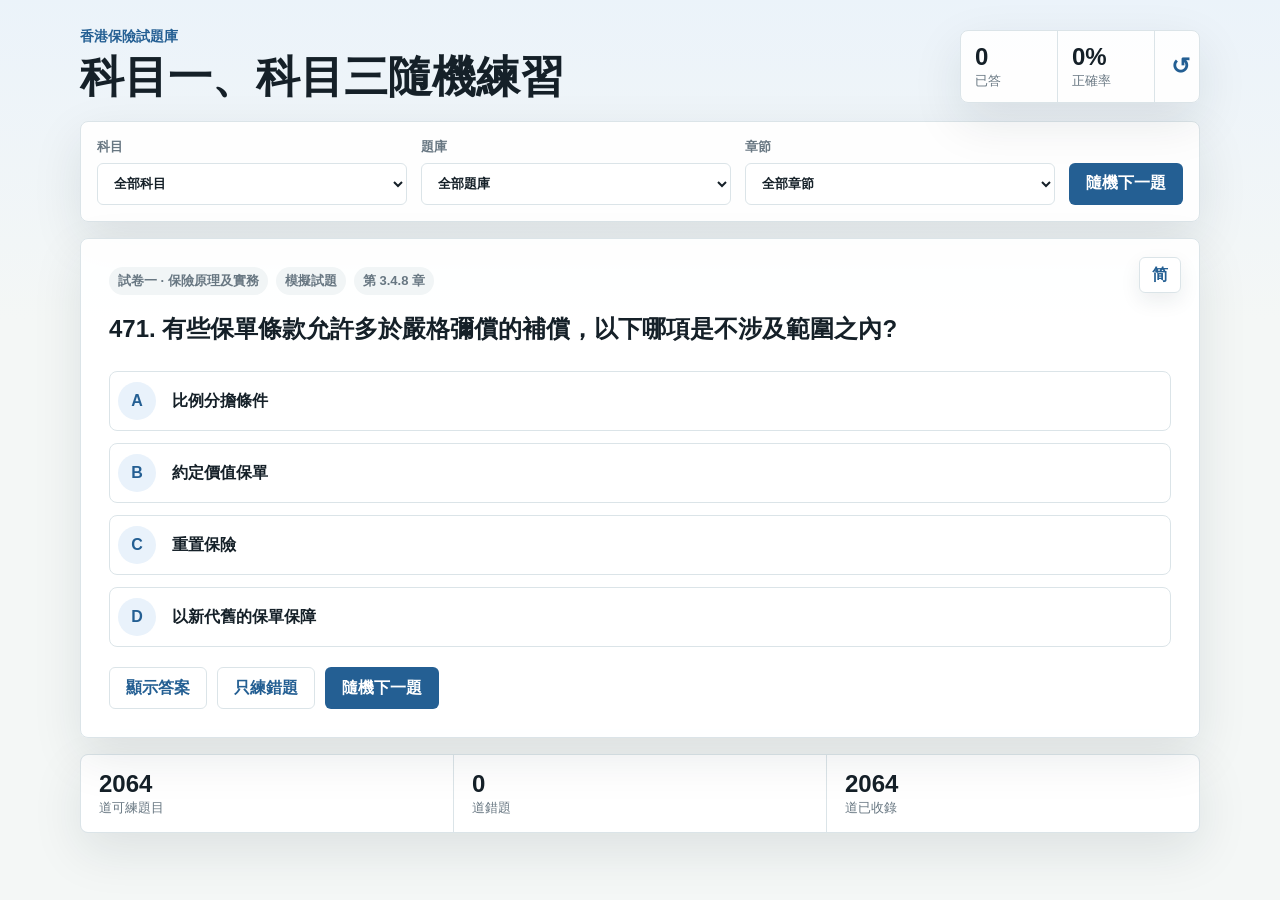
<file: index.html>
<!doctype html>
<html lang="zh-Hant">
  <head>
    <meta charset="utf-8" />
    <meta name="viewport" content="width=device-width, initial-scale=1" />
    <title>香港保險試題庫</title>
    <link rel="stylesheet" href="styles.css?v=20260622-9" />
  </head>
  <body>
    <main class="app-shell">
      <section class="topbar">
        <div>
          <p class="eyebrow">香港保險試題庫</p>
          <h1>科目一、科目三隨機練習</h1>
        </div>
        <div class="stats" aria-label="練習統計">
          <div>
            <span id="answeredCount">0</span>
            <small>已答</small>
          </div>
          <div>
            <span id="accuracyRate">0%</span>
            <small>正確率</small>
          </div>
          <button id="resetStats" type="button" class="icon-button" title="重置統計" aria-label="重置統計">
            ↺
          </button>
        </div>
      </section>

      <section class="controls" aria-label="篩選題目">
        <label>
          科目
          <select id="paperFilter"></select>
        </label>
        <label>
          題庫
          <select id="sourceFilter"></select>
        </label>
        <label>
          章節
          <select id="chapterFilter"></select>
        </label>
        <button id="nextQuestion" type="button">隨機下一題</button>
      </section>

      <section class="question-panel">
        <button id="languageToggle" class="language-toggle" type="button" aria-label="切換簡繁">简</button>
        <div class="swipe-hint" aria-hidden="true">左滑下一題，右滑上一題</div>
        <div class="swipe-zone" aria-hidden="true"></div>
        <div class="question-meta">
          <span id="questionSubject">載入中</span>
          <span id="questionSource"></span>
          <span id="questionChapter"></span>
        </div>

        <h2 id="questionText">正在準備題目...</h2>

        <div id="options" class="options" aria-label="答案選項"></div>

        <div id="result" class="result" hidden></div>

        <div class="actions">
          <button id="showAnswer" type="button" class="secondary">顯示答案</button>
          <button id="retryWrong" type="button" class="secondary">只練錯題</button>
          <button id="nextQuestionBottom" type="button">隨機下一題</button>
        </div>
      </section>

      <section class="review-panel">
        <div>
          <strong id="availableCount">0</strong>
          <span>道可練題目</span>
        </div>
        <div>
          <strong id="wrongCount">0</strong>
          <span>道錯題</span>
        </div>
        <div>
          <strong id="totalCount">0</strong>
          <span>道已收錄</span>
        </div>
      </section>
    </main>

    <script src="data/questions.js?v=20260702-12"></script>
    <script src="data/questions-simplified.js?v=20260702-12"></script>
    <script src="app.js?v=20260702-12"></script>
  </body>
</html>
</file>
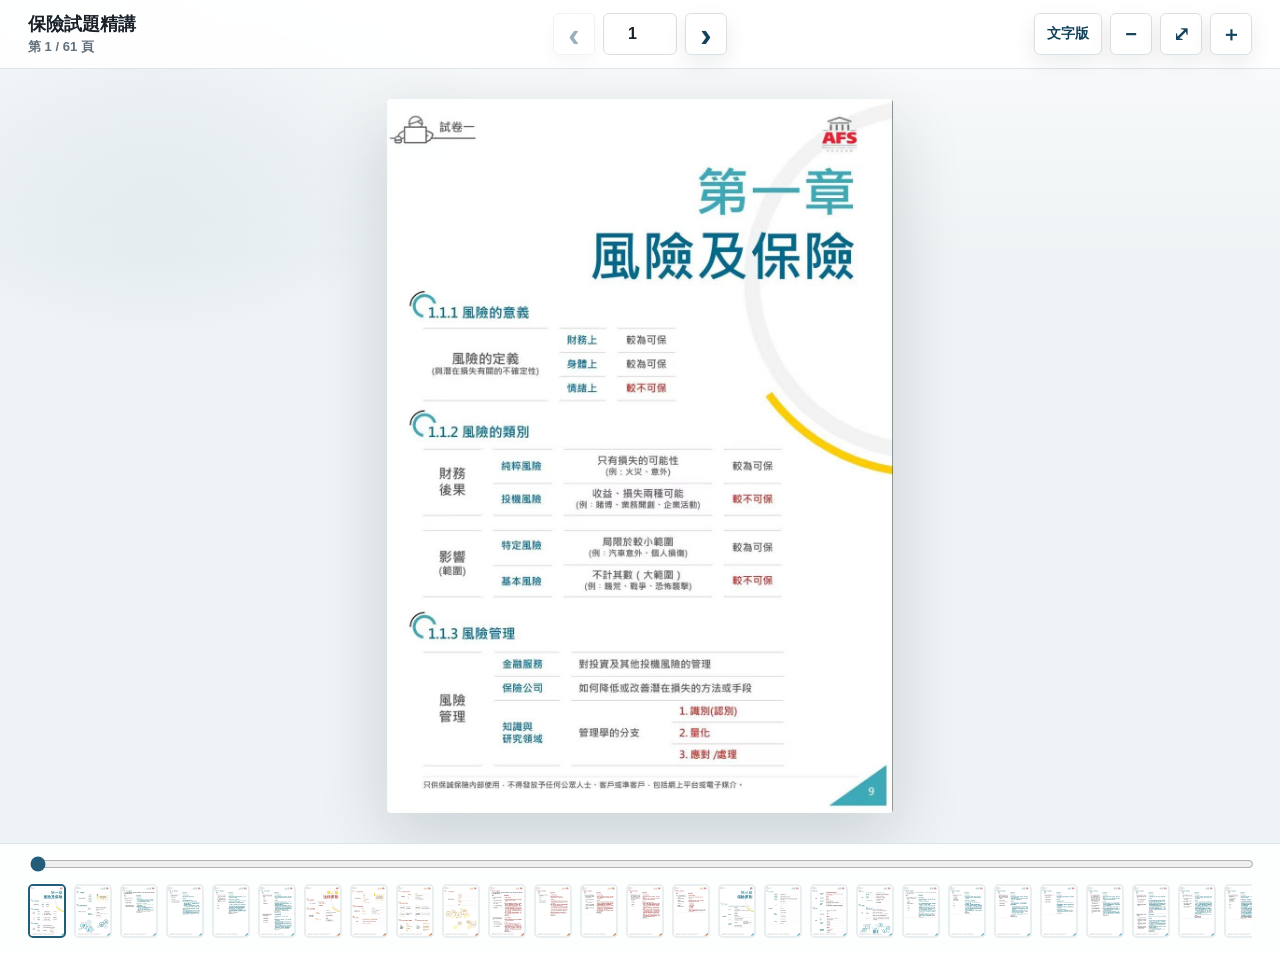
<file: ebook.html>
<!doctype html>
<html lang="zh-Hant">
  <head>
    <meta charset="utf-8" />
    <meta name="viewport" content="width=device-width, initial-scale=1" />
    <title>保險試題精講電子書</title>
    <link rel="stylesheet" href="ebook.css" />
  </head>
  <body>
    <main class="ebook-app">
      <header class="reader-bar" aria-label="電子書工具列">
        <div class="book-title">
          <span>保險試題精講</span>
          <strong id="pageLabel">第 1 / 61 頁</strong>
        </div>

        <div class="pager-controls">
          <button id="prevPage" class="icon-btn" type="button" title="上一頁" aria-label="上一頁">‹</button>
          <label class="page-jump">
            <input id="pageInput" type="number" min="1" max="61" value="1" aria-label="頁碼" />
          </label>
          <button id="nextPage" class="icon-btn" type="button" title="下一頁" aria-label="下一頁">›</button>
        </div>

        <div class="view-controls">
          <a class="text-link" href="ocr-output/insurance-ebook-ocr.html">文字版</a>
          <button id="zoomOut" class="tool-btn" type="button" title="縮小" aria-label="縮小">−</button>
          <button id="fitPage" class="tool-btn" type="button" title="適合頁面" aria-label="適合頁面">⤢</button>
          <button id="zoomIn" class="tool-btn" type="button" title="放大" aria-label="放大">＋</button>
        </div>
      </header>

      <section class="reader-stage" aria-label="電子書閱讀區">
        <button id="stagePrev" class="stage-hit stage-hit-left" type="button" aria-label="上一頁"></button>
        <figure id="pageFrame" class="page-frame">
          <img id="pageImage" src="ebook-pages/page-001.jpg" alt="保險試題精講第 1 頁" draggable="false" />
        </figure>
        <button id="stageNext" class="stage-hit stage-hit-right" type="button" aria-label="下一頁"></button>
      </section>

      <footer class="reader-footer">
        <input id="pageSlider" type="range" min="1" max="61" value="1" aria-label="翻頁進度" />
        <div class="thumb-strip" id="thumbStrip" aria-label="頁面縮圖"></div>
      </footer>
    </main>

    <script src="ebook.js"></script>
  </body>
</html>
</file>
<file: styles.css>
:root {
  color-scheme: light;
  --ink: #152028;
  --muted: #687782;
  --line: #dbe4e8;
  --panel: #ffffff;
  --bg: #f4f7f6;
  --green: #17795a;
  --green-soft: #e7f5ef;
  --red: #b83131;
  --red-soft: #fdecec;
  --blue: #245f93;
  --blue-soft: #e9f2fb;
  --shadow: 0 18px 50px rgba(22, 38, 50, 0.1);
}

* {
  box-sizing: border-box;
}

body {
  margin: 0;
  min-height: 100vh;
  color: var(--ink);
  background:
    linear-gradient(180deg, rgba(233, 242, 251, 0.8), rgba(244, 247, 246, 0) 320px),
    var(--bg);
  font-family:
    "Noto Sans TC", "Microsoft JhengHei", "PingFang TC", "Segoe UI", Arial, sans-serif;
}

button,
select {
  font: inherit;
}

.app-shell {
  width: min(1120px, calc(100% - 32px));
  margin: 0 auto;
  padding: 28px 0 40px;
}

.topbar {
  display: flex;
  align-items: end;
  justify-content: space-between;
  gap: 20px;
  margin-bottom: 18px;
}

.eyebrow {
  margin: 0 0 6px;
  color: var(--blue);
  font-size: 14px;
  font-weight: 700;
}

h1,
h2 {
  margin: 0;
  letter-spacing: 0;
}

h1 {
  font-size: clamp(28px, 4vw, 44px);
  line-height: 1.15;
}

h2 {
  font-size: 24px;
  line-height: 1.5;
}

.stats,
.review-panel,
.controls,
.question-panel {
  border: 1px solid var(--line);
  background: rgba(255, 255, 255, 0.92);
  box-shadow: var(--shadow);
}

.stats {
  display: grid;
  grid-template-columns: repeat(2, minmax(72px, 1fr)) 44px;
  align-items: center;
  min-width: 240px;
  border-radius: 8px;
  overflow: hidden;
}

.stats div {
  padding: 12px 14px;
  border-right: 1px solid var(--line);
}

.stats span,
.review-panel strong {
  display: block;
  font-size: 24px;
  font-weight: 800;
}

.stats small,
.review-panel span {
  color: var(--muted);
  font-size: 13px;
}

.icon-button {
  width: 44px;
  height: 100%;
  min-height: 58px;
  border: 0;
  background: transparent;
  color: var(--blue);
  cursor: pointer;
  font-size: 23px;
}

.controls {
  display: grid;
  grid-template-columns: repeat(3, minmax(0, 1fr)) auto;
  gap: 14px;
  align-items: end;
  padding: 16px;
  border-radius: 8px;
  margin-bottom: 16px;
}

label {
  display: grid;
  gap: 7px;
  color: var(--muted);
  font-size: 13px;
  font-weight: 700;
}

select {
  width: 100%;
  height: 42px;
  border: 1px solid var(--line);
  border-radius: 6px;
  padding: 0 12px;
  color: var(--ink);
  background: #fff;
}

button {
  min-height: 42px;
  border: 1px solid transparent;
  border-radius: 6px;
  padding: 0 16px;
  background: var(--blue);
  color: #fff;
  cursor: pointer;
  font-weight: 750;
}

button:hover {
  filter: brightness(0.97);
}

button:disabled {
  cursor: not-allowed;
  opacity: 0.55;
}

.secondary {
  color: var(--blue);
  background: #fff;
  border-color: var(--line);
}

.question-panel {
  position: relative;
  border-radius: 8px;
  padding: 28px;
  overscroll-behavior: contain;
  touch-action: pan-y pinch-zoom;
  user-select: none;
  will-change: transform, opacity;
}

.question-panel.slide-next {
  animation: slideInFromRight 420ms cubic-bezier(0.22, 0.8, 0.2, 1);
}

.question-panel.slide-previous {
  animation: slideInFromLeft 420ms cubic-bezier(0.22, 0.8, 0.2, 1);
}

.swipe-hint {
  display: none;
}

.swipe-zone {
  display: none;
}

.language-toggle {
  position: absolute;
  top: 18px;
  right: 18px;
  z-index: 4;
  min-width: 42px;
  min-height: 36px;
  padding: 0 10px;
  border-color: var(--line);
  color: var(--blue);
  background: #fff;
  box-shadow: 0 8px 20px rgba(22, 38, 50, 0.08);
}

.language-toggle:disabled {
  display: none;
}

.question-meta {
  display: flex;
  flex-wrap: wrap;
  gap: 8px;
  margin-bottom: 16px;
}

.question-meta span {
  padding: 5px 9px;
  border-radius: 999px;
  color: var(--muted);
  background: #f1f5f6;
  font-size: 13px;
  font-weight: 700;
}

.options {
  display: grid;
  gap: 12px;
  margin-top: 24px;
}

.option {
  display: grid;
  grid-template-columns: 42px 1fr;
  align-items: center;
  gap: 12px;
  width: 100%;
  min-height: 58px;
  border: 1px solid var(--line);
  border-radius: 8px;
  padding: 10px 14px 10px 8px;
  color: var(--ink);
  background: #fff;
  text-align: left;
  font-weight: 600;
}

.option .letter {
  display: grid;
  place-items: center;
  width: 38px;
  height: 38px;
  border-radius: 50%;
  color: var(--blue);
  background: var(--blue-soft);
  font-weight: 900;
}

.option.correct {
  border-color: rgba(23, 121, 90, 0.35);
  background: var(--green-soft);
}

.option.correct .letter {
  color: #fff;
  background: var(--green);
}

.option.wrong {
  border-color: rgba(184, 49, 49, 0.35);
  background: var(--red-soft);
}

.option.wrong .letter {
  color: #fff;
  background: var(--red);
}

.result {
  margin-top: 20px;
  border-left: 4px solid var(--green);
  border-radius: 6px;
  padding: 14px 16px;
  background: #f8fbfa;
  line-height: 1.7;
}

.result.is-wrong {
  border-left-color: var(--red);
}

.result.is-notice {
  border-left-color: var(--blue);
  background: var(--blue-soft);
}

.result strong {
  display: block;
  margin-bottom: 6px;
}

.actions {
  display: flex;
  flex-wrap: wrap;
  gap: 10px;
  margin-top: 20px;
}

.actions button {
  flex: 0 1 auto;
}

.review-panel {
  display: grid;
  grid-template-columns: repeat(3, 1fr);
  gap: 1px;
  overflow: hidden;
  border-radius: 8px;
  margin-top: 16px;
  background: var(--line);
}

.review-panel div {
  padding: 15px 18px;
  background: #fff;
}

@keyframes slideInFromRight {
  0% {
    opacity: 0;
    transform: translateX(72px) scale(0.985);
  }
  55% {
    opacity: 1;
  }
  100% {
    opacity: 1;
    transform: translateX(0) scale(1);
  }
}

@keyframes slideInFromLeft {
  0% {
    opacity: 0;
    transform: translateX(-72px) scale(0.985);
  }
  55% {
    opacity: 1;
  }
  100% {
    opacity: 1;
    transform: translateX(0) scale(1);
  }
}

@media (prefers-reduced-motion: reduce) {
  .question-panel.slide-next,
  .question-panel.slide-previous {
    animation-duration: 1ms;
  }
}

/* legacy keyframe names kept above for the card transition */
@keyframes oldSlideInFromRight {
  from {
    opacity: 0.2;
    transform: translateX(34px);
  }
  to {
    opacity: 1;
    transform: translateX(0);
  }
}

@keyframes oldSlideInFromLeft {
  from {
    opacity: 0.2;
    transform: translateX(-34px);
  }
  to {
    opacity: 1;
    transform: translateX(0);
  }
}

@media (max-width: 760px) {
  .app-shell {
    width: min(100% - 20px, 1120px);
    padding-top: 18px;
  }

  .topbar,
  .controls {
    grid-template-columns: 1fr;
    display: grid;
  }

  .stats {
    width: 100%;
  }

  .question-panel {
    padding: 20px;
  }

  .swipe-hint {
    display: block;
    margin: -2px 54px 12px 0;
    color: var(--muted);
    font-size: 13px;
    font-weight: 700;
    text-align: right;
  }

  .swipe-zone {
    display: block;
    position: absolute;
    inset: 0 0 auto;
    height: min(42%, 260px);
    z-index: 1;
    background: transparent;
    pointer-events: none;
    touch-action: pan-y pinch-zoom;
  }

  .question-meta,
  .question-panel h2 {
    position: relative;
    z-index: 2;
  }

  h2 {
    font-size: 20px;
  }

  .review-panel {
    grid-template-columns: 1fr;
  }

  .actions {
    display: grid;
    grid-template-columns: 1fr;
  }
}
</file>
<file: ebook.css>
:root {
  color-scheme: light;
  --ink: #182028;
  --muted: #63717c;
  --line: #d8e0e5;
  --panel: #ffffff;
  --paper: #fbfaf6;
  --bg: #eef3f5;
  --accent: #235d7a;
  --accent-strong: #12415b;
  --shadow: 0 22px 70px rgba(18, 30, 40, 0.16);
}

* {
  box-sizing: border-box;
}

html,
body {
  margin: 0;
  min-height: 100%;
}

body {
  color: var(--ink);
  background:
    linear-gradient(180deg, rgba(255, 255, 255, 0.78), rgba(255, 255, 255, 0) 260px),
    radial-gradient(circle at 12% 0%, rgba(35, 93, 122, 0.16), transparent 340px),
    var(--bg);
  font-family:
    "Noto Sans TC", "Microsoft JhengHei", "PingFang TC", "Segoe UI", Arial, sans-serif;
}

button,
input {
  font: inherit;
}

button {
  border: 0;
  cursor: pointer;
}

.ebook-app {
  display: grid;
  grid-template-rows: auto minmax(0, 1fr) auto;
  min-height: 100vh;
}

.reader-bar {
  position: sticky;
  top: 0;
  z-index: 10;
  display: grid;
  grid-template-columns: minmax(180px, 1fr) auto minmax(180px, 1fr);
  gap: 14px;
  align-items: center;
  padding: 12px clamp(12px, 3vw, 28px);
  border-bottom: 1px solid rgba(216, 224, 229, 0.86);
  background: rgba(255, 255, 255, 0.9);
  backdrop-filter: blur(14px);
}

.book-title {
  display: grid;
  gap: 2px;
  min-width: 0;
}

.book-title span {
  overflow: hidden;
  font-size: 18px;
  font-weight: 850;
  text-overflow: ellipsis;
  white-space: nowrap;
}

.book-title strong {
  color: var(--muted);
  font-size: 13px;
}

.pager-controls,
.view-controls {
  display: flex;
  align-items: center;
  justify-content: center;
  gap: 8px;
}

.view-controls {
  justify-content: end;
}

.icon-btn,
.tool-btn,
.text-link {
  display: grid;
  place-items: center;
  height: 42px;
  border: 1px solid var(--line);
  border-radius: 6px;
  color: var(--accent-strong);
  background: var(--panel);
  font-weight: 850;
  box-shadow: 0 8px 22px rgba(18, 30, 40, 0.08);
}

.icon-btn,
.tool-btn {
  width: 42px;
}

.text-link {
  min-width: 66px;
  padding: 0 12px;
  text-decoration: none;
  font-size: 14px;
}

.icon-btn {
  font-size: 34px;
  line-height: 1;
}

.tool-btn {
  font-size: 20px;
}

.icon-btn:disabled {
  cursor: not-allowed;
  opacity: 0.42;
}

.page-jump input {
  width: 74px;
  height: 42px;
  border: 1px solid var(--line);
  border-radius: 6px;
  color: var(--ink);
  background: var(--panel);
  text-align: center;
  font-weight: 800;
}

.reader-stage {
  position: relative;
  display: grid;
  place-items: center;
  min-height: 0;
  padding: clamp(14px, 3vw, 30px);
  overflow: auto;
  overscroll-behavior: contain;
}

.page-frame {
  display: grid;
  place-items: center;
  margin: 0;
  transform-origin: center top;
  transition:
    transform 180ms ease,
    opacity 220ms ease;
}

.page-frame.turn-next {
  animation: turnNext 260ms cubic-bezier(0.22, 0.8, 0.2, 1);
}

.page-frame.turn-prev {
  animation: turnPrev 260ms cubic-bezier(0.22, 0.8, 0.2, 1);
}

.page-frame img {
  display: block;
  width: min(100%, 680px);
  max-height: calc(100vh - 186px);
  border-radius: 4px;
  background: var(--paper);
  box-shadow: var(--shadow);
  user-select: none;
}

.stage-hit {
  position: fixed;
  top: 72px;
  bottom: 102px;
  z-index: 2;
  width: min(20vw, 180px);
  background: transparent;
}

.stage-hit-left {
  left: 0;
}

.stage-hit-right {
  right: 0;
}

.reader-footer {
  display: grid;
  gap: 10px;
  padding: 10px clamp(12px, 3vw, 28px) 14px;
  border-top: 1px solid rgba(216, 224, 229, 0.86);
  background: rgba(255, 255, 255, 0.88);
  backdrop-filter: blur(14px);
}

#pageSlider {
  width: 100%;
  accent-color: var(--accent);
}

.thumb-strip {
  display: flex;
  gap: 8px;
  overflow-x: auto;
  padding-bottom: 2px;
  scrollbar-width: thin;
}

.thumb {
  flex: 0 0 auto;
  width: 38px;
  height: 54px;
  border: 2px solid transparent;
  border-radius: 5px;
  padding: 0;
  background: #e9eef1;
  overflow: hidden;
}

.thumb[aria-current="page"] {
  border-color: var(--accent);
}

.thumb img {
  display: block;
  width: 100%;
  height: 100%;
  object-fit: cover;
}

@keyframes turnNext {
  0% {
    opacity: 0.45;
    transform: translateX(42px) scale(0.985);
  }
  100% {
    opacity: 1;
    transform: translateX(0) scale(1);
  }
}

@keyframes turnPrev {
  0% {
    opacity: 0.45;
    transform: translateX(-42px) scale(0.985);
  }
  100% {
    opacity: 1;
    transform: translateX(0) scale(1);
  }
}

@media (prefers-reduced-motion: reduce) {
  .page-frame.turn-next,
  .page-frame.turn-prev {
    animation-duration: 1ms;
  }
}

@media (max-width: 720px) {
  .reader-bar {
    grid-template-columns: 1fr auto;
  }

  .book-title {
    grid-column: 1 / -1;
  }

  .pager-controls {
    justify-content: start;
  }

  .view-controls {
    justify-content: end;
  }

  .reader-stage {
    padding: 10px;
  }

  .page-frame img {
    width: 100%;
    max-height: calc(100vh - 226px);
  }

  .stage-hit {
    top: 116px;
    bottom: 98px;
    width: 23vw;
  }
}
</file>
